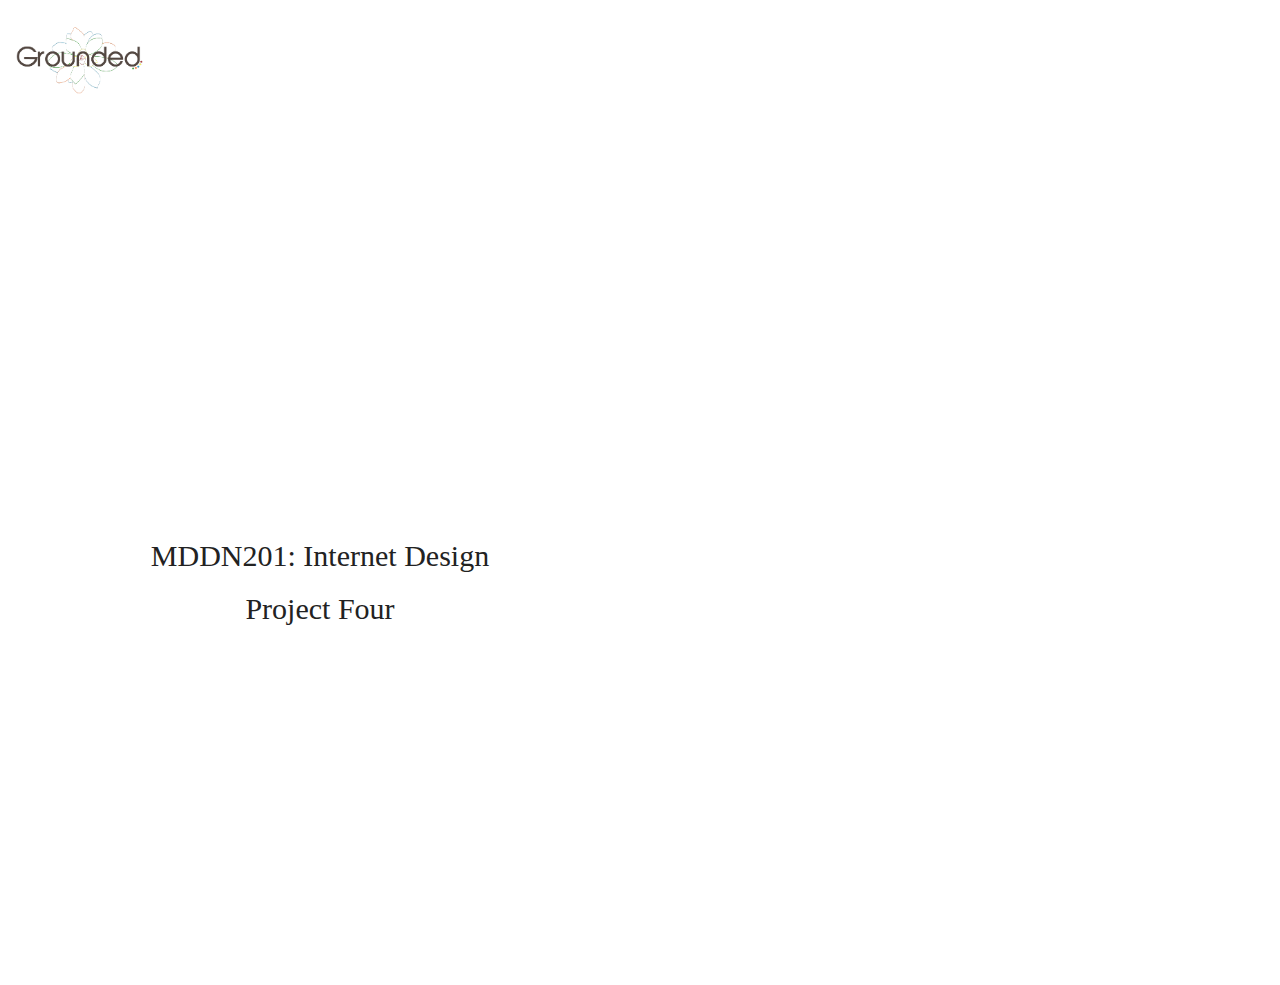
<file: index.html>
<!DOCTYPE html>
<html lang="en">
   <head>

      <title>Grounded</title>

      <link href="css/bootstrap.css" rel="stylesheet">
      <link href="css/style.css" rel="stylesheet">
   </head>

   <body>
      <nav class="navbar">
         <!-- <div class="col-md-12"> -->
            <div class="nav">
               <button class="btn-nav">
               <span class="icon-bar inverted top"></span>
               <span class="icon-bar inverted middle"></span>
               <span class="icon-bar inverted bottom"></span>
               </button>
            </div>
            <a class="navbar-brand" href="index.html">
            <img class="logo" src="img/logo.png" alt="logo">
            </a>

            <div class="nav-content hideNav hidden">
                  <li class="nav-item"><a class="item-anchor" href="index.html">Home</a></li>
                  <li class="nav-item"><a class="item-anchor" href="about.html">About Grounded</a></li>
                  <li class="nav-item"><a class="item-anchor" href="project2.html">Project Planning</a></li>
                  <li class="nav-item"><a class="item-anchor" href="project4.html">Final Project Process</a></li>

               </ul>
            </div>
         </div>
      </nav>

      <!-- Header -->
      <div class="span12">
         <div class="col-md-6 no-gutter text-center fill">
            <h2 class="vcenter">MDDN201: Internet Design</h2>
            <h2 class="vcenter">Project Four</h2>

         </div>
      </div>

      <!-- script -->
      <script src="js/jquery.js"></script>
      <script src="js/bootstrap.min.js"></script>
      <script src="js/menu-color.js"></script>
      <script src="js/modernizr.js"></script>
      <script src="js/script.js"></script>
   </body>
</html>
</file>
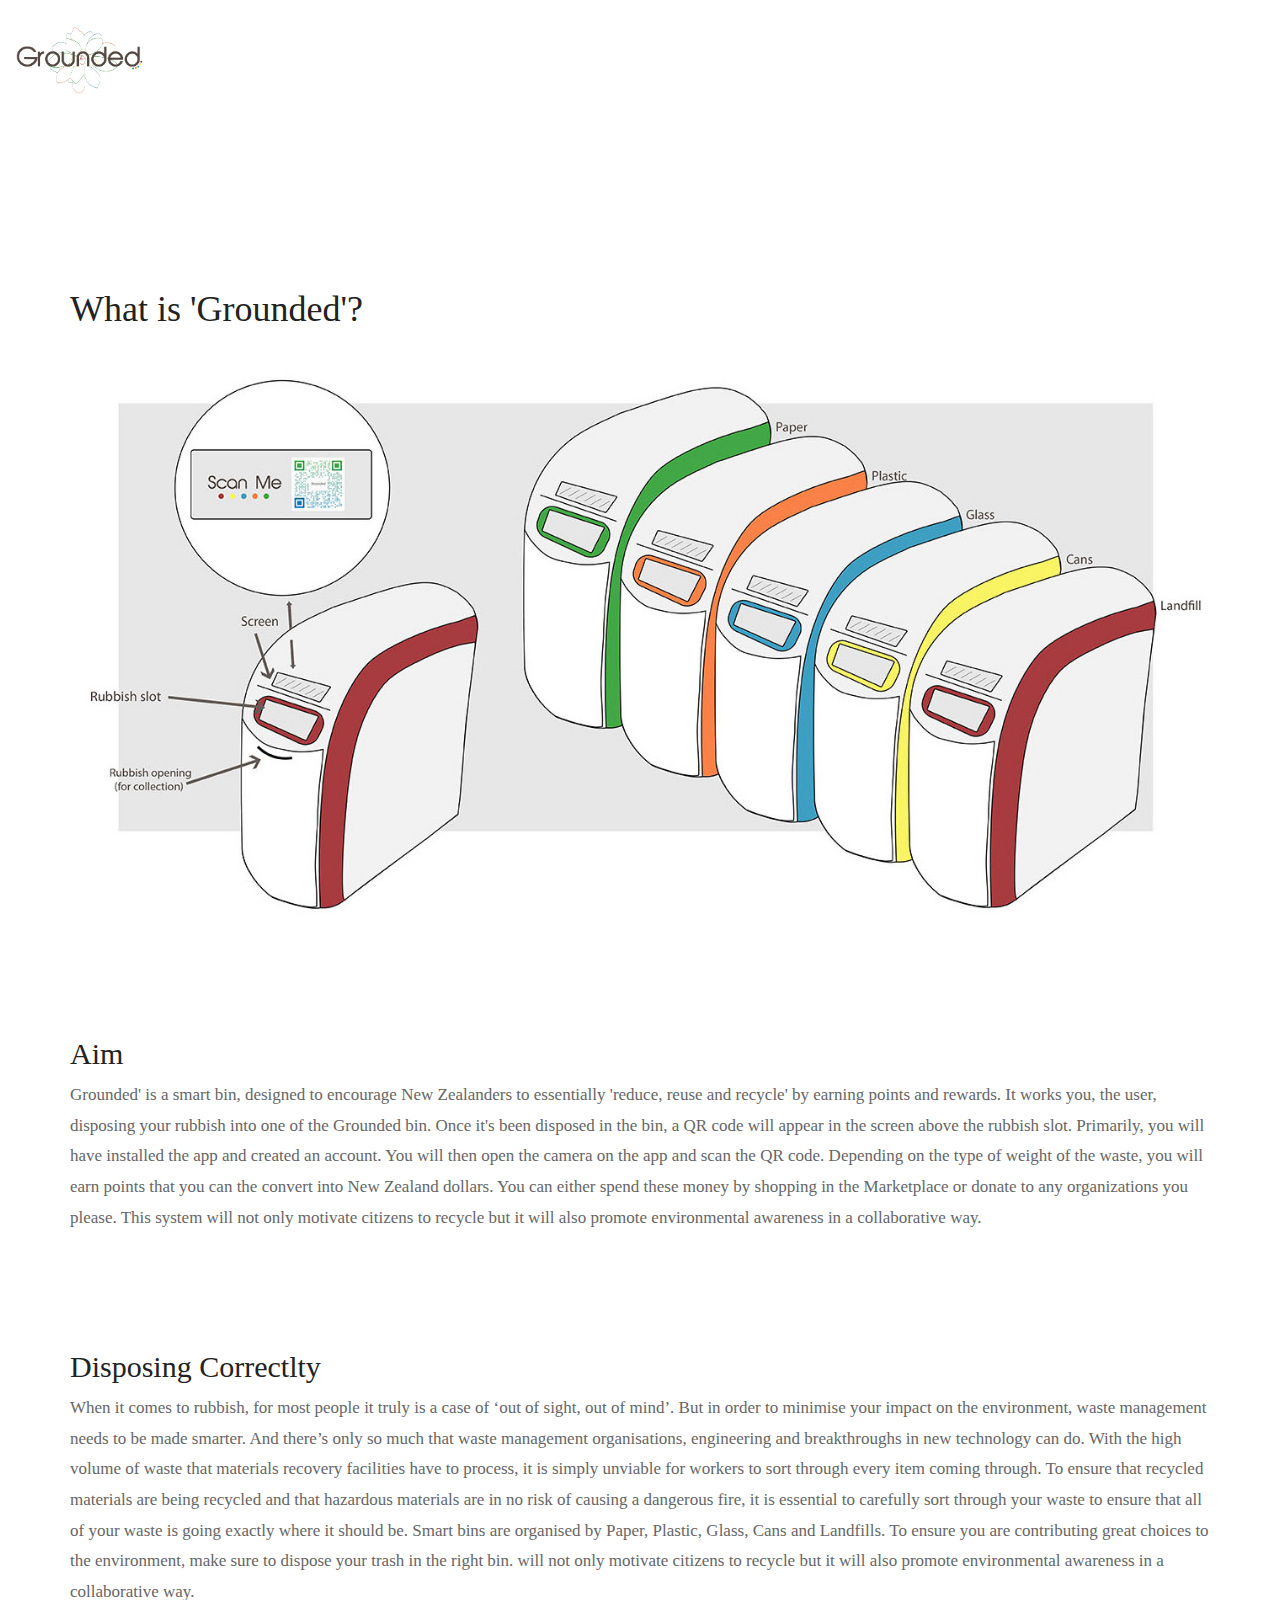
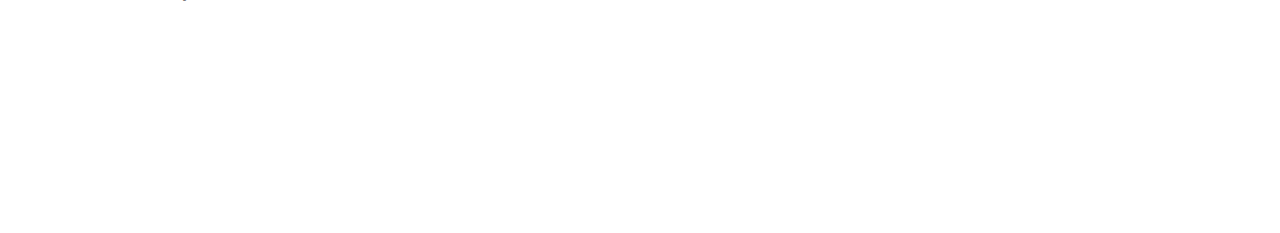
<file: about.html>
<!DOCTYPE html>
<html lang="en">
   <head>

     <link href="css/bootstrap.css" rel="stylesheet">
     <link href="css/style.css" rel="stylesheet">
  </head>

  <body>
     <nav class="navbar">
           <div class="nav">
              <button class="btn-nav">
              <span class="icon-bar inverted top"></span>
              <span class="icon-bar inverted middle"></span>
              <span class="icon-bar inverted bottom"></span>
              </button>
           </div>
           <a class="navbar-brand" href="index.html">
           <img class="logo" src="img/logo.png" alt="logo">
           </a>

           <div class="nav-content hideNav hidden">
             <li class="nav-item"><a class="item-anchor" href="index.html">Home</a></li>
             <li class="nav-item"><a class="item-anchor" href="about.html">About Grounded</a></li>
             <li class="nav-item"><a class="item-anchor" href="project2.html">Project Planning</a></li>
             <li class="nav-item"><a class="item-anchor" href="project4.html">Final Project Process</a></li>

              </ul>
           </div>
        </div>
     </nav>

      <section id="about">
         <div class="container">
            <div class="row">
               <div class="col-md-12">
                  <h1>
                     What is 'Grounded'?
                  </h1>
                  <br>
                  <img class="img-responsive margin-top-45" src="img/bin.jpg" alt="me">
               </div>
            </div>
            <br>
            <div class="writing">
                  <h2>Aim</h2>
               </div>
                  <p>
                    Grounded' is a smart bin, designed to encourage New Zealanders to essentially 'reduce, reuse and recycle' by earning points and rewards.

                    It works you, the user, disposing your rubbish into one of the Grounded bin. Once it's been disposed in the bin, a QR code will appear in the screen above the rubbish slot. Primarily, you will have installed the app and created an account. You will then open the camera on the app and scan the QR code.

                    Depending on the type of weight of the waste, you will earn points that you can the convert into New Zealand dollars. You can either spend these money by shopping in the Marketplace or donate to any organizations you please.

                    This system will not only motivate citizens to recycle but it will also promote environmental awareness in a collaborative way.                  </p>
                  <br>

                  <div class="writing">
                        <h2>Disposing Correctlty</h2>
                     </div>
                        <p>
                          When it comes to rubbish, for most people it truly is a case of ‘out of sight, out of mind’. But in order to minimise your impact on the environment, waste management needs to be made smarter. And there’s only so much that waste management organisations, engineering and breakthroughs in new technology can do.

With the high volume of waste that materials recovery facilities have to process, it is simply unviable for workers to sort through every item coming through. To ensure that recycled materials are being recycled and that hazardous materials are in no risk of causing a dangerous fire, it is essential to carefully sort through your waste to ensure that all of your waste is going exactly where it should be.

Smart bins are organised by Paper, Plastic, Glass, Cans and Landfills. To ensure you are contributing great choices to the environment, make sure to dispose your trash in the right bin.

 will not only motivate citizens to recycle but it will also promote environmental awareness in a collaborative way.                  </p>
                        <br>


               </div>

      </section>


      <!-- script -->
      <script src="js/jquery.js"></script>
      <script src="js/bootstrap.min.js"></script>
      <script src="js/modernizr.js"></script>
      <script src="js/script.js"></script>
   </body>
</html>
</file>
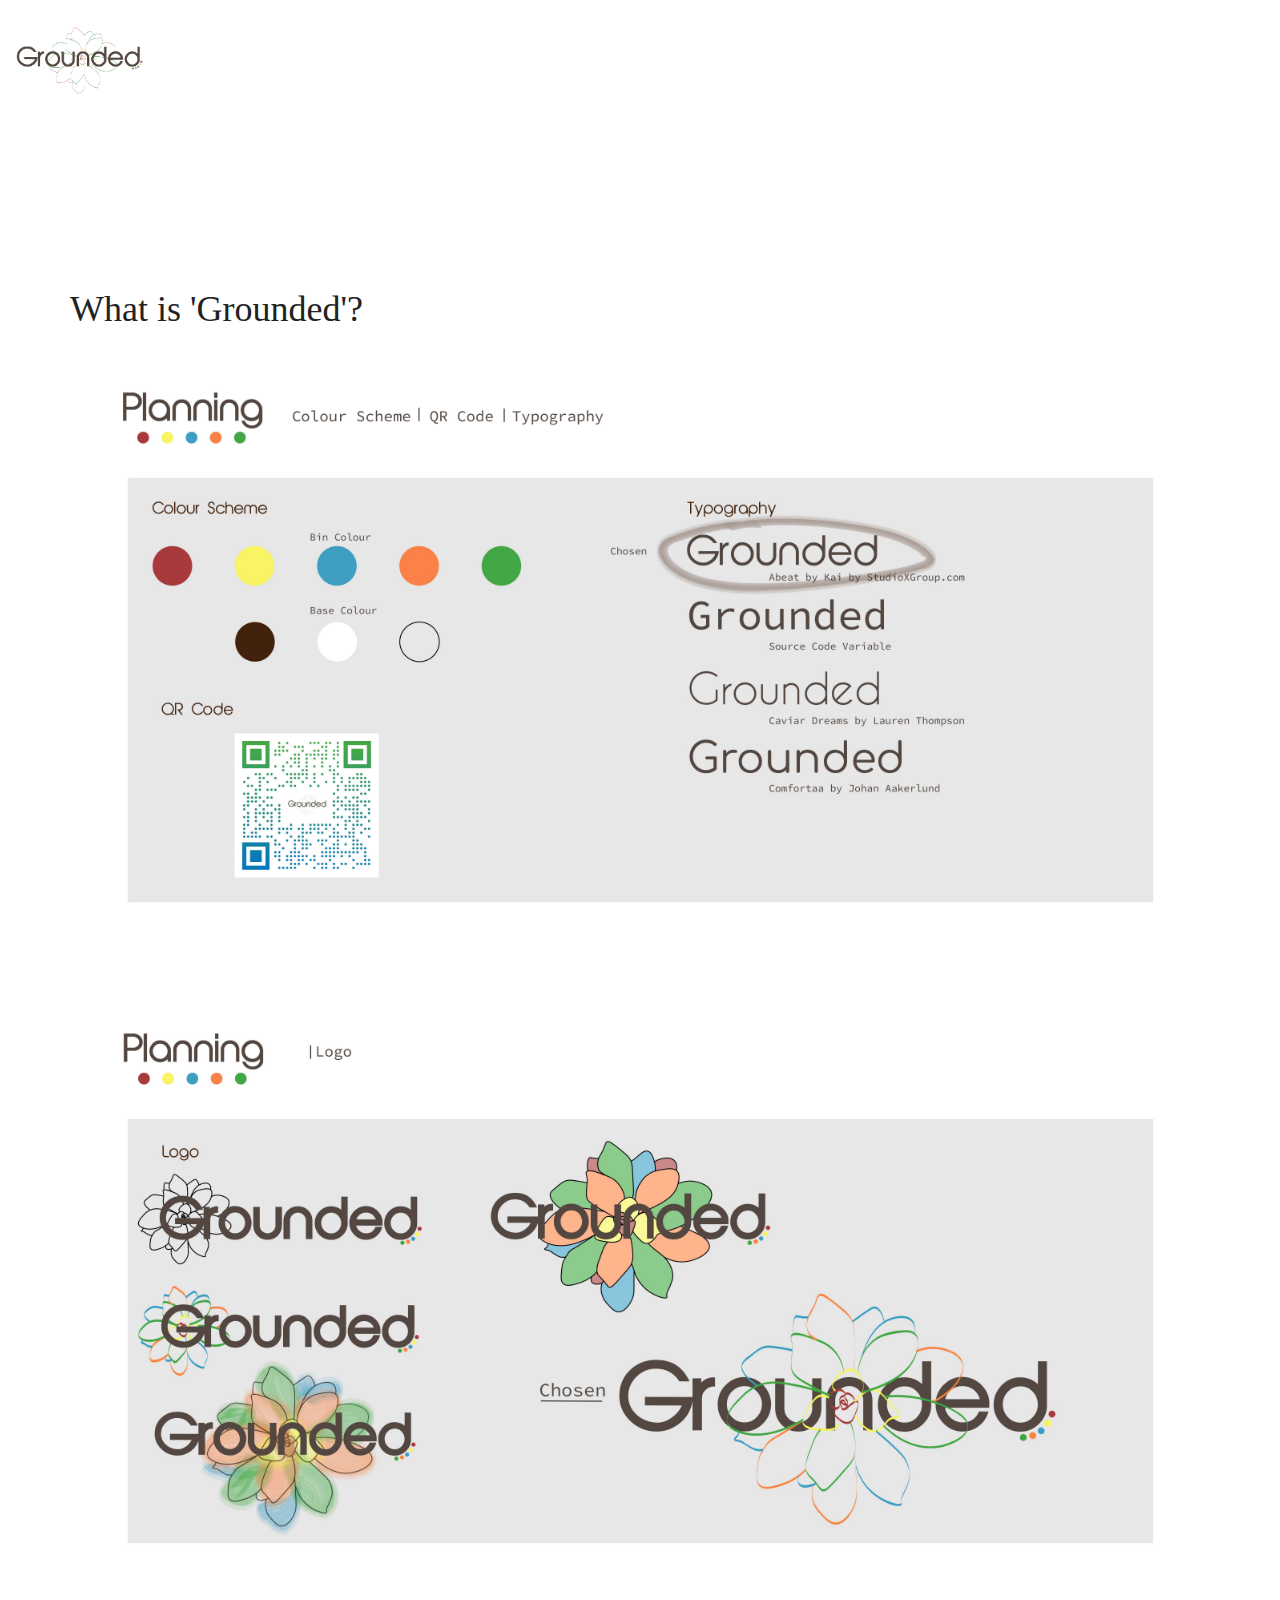
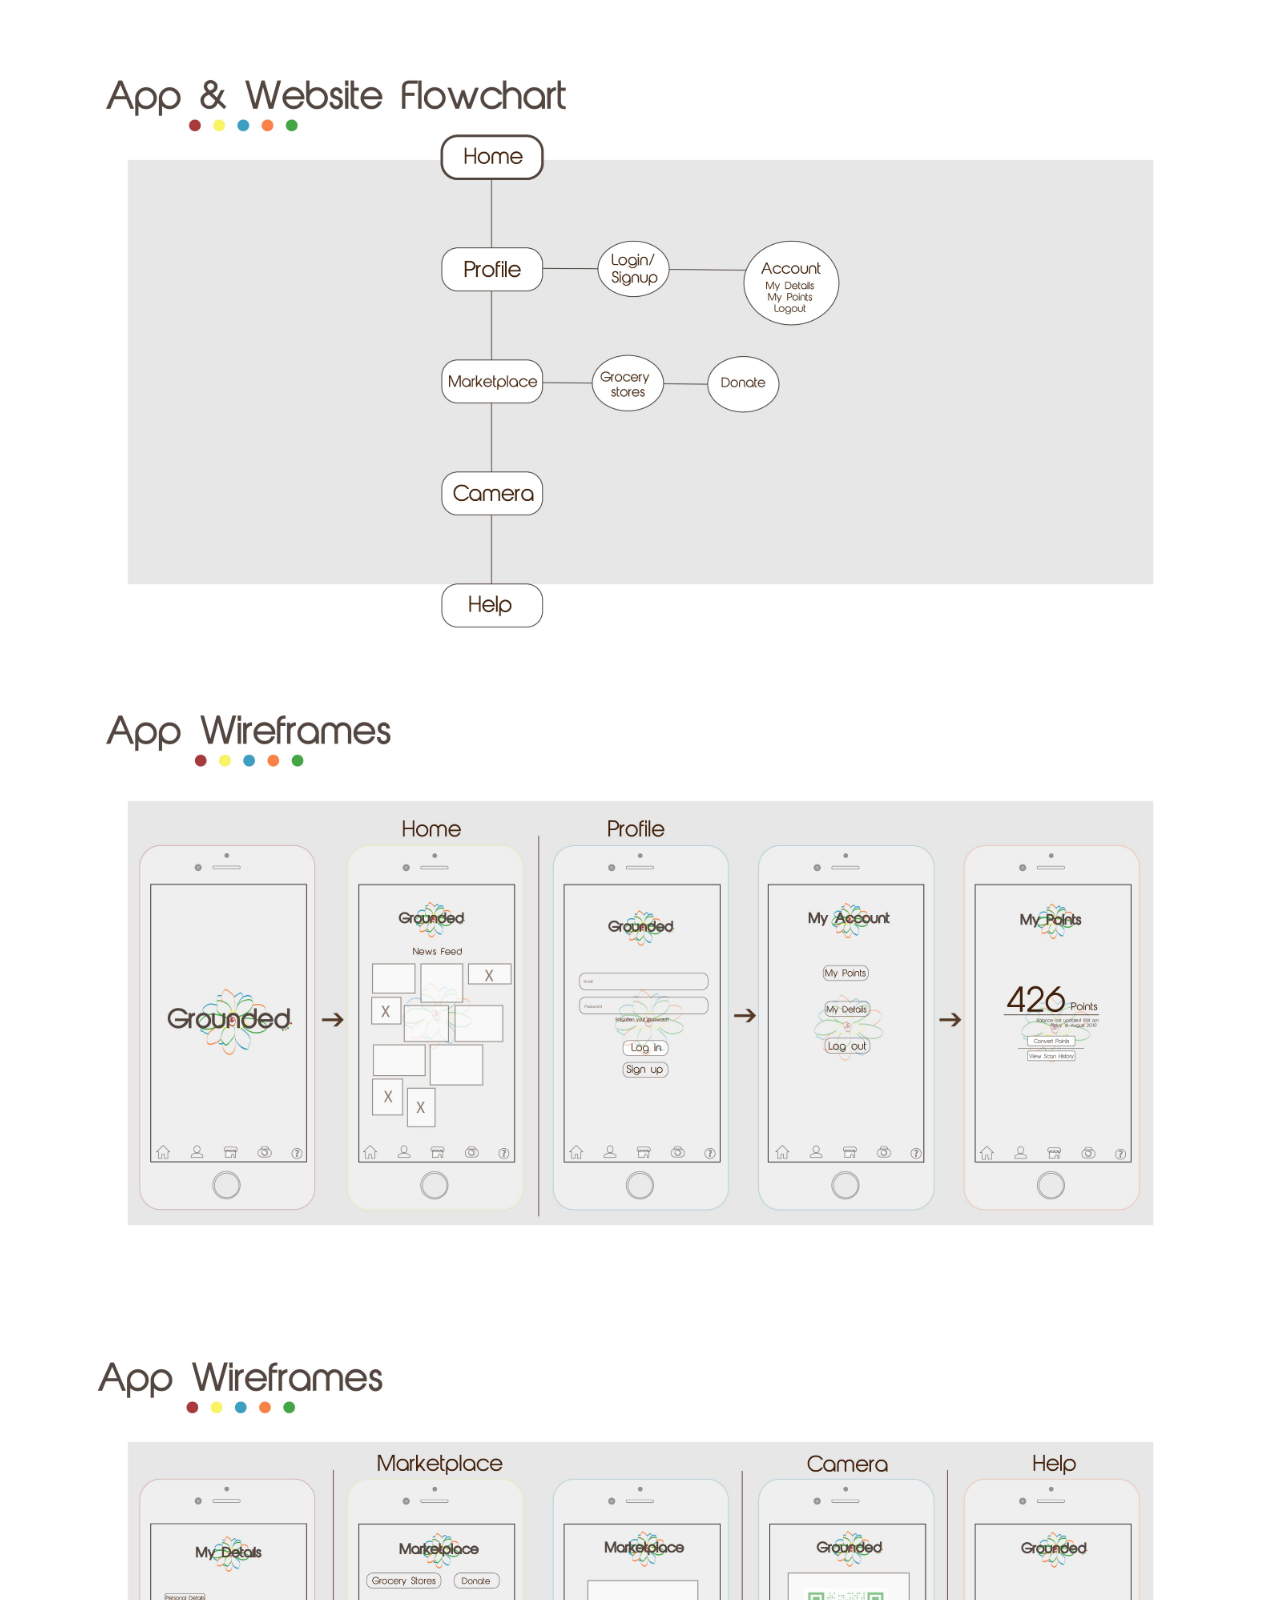
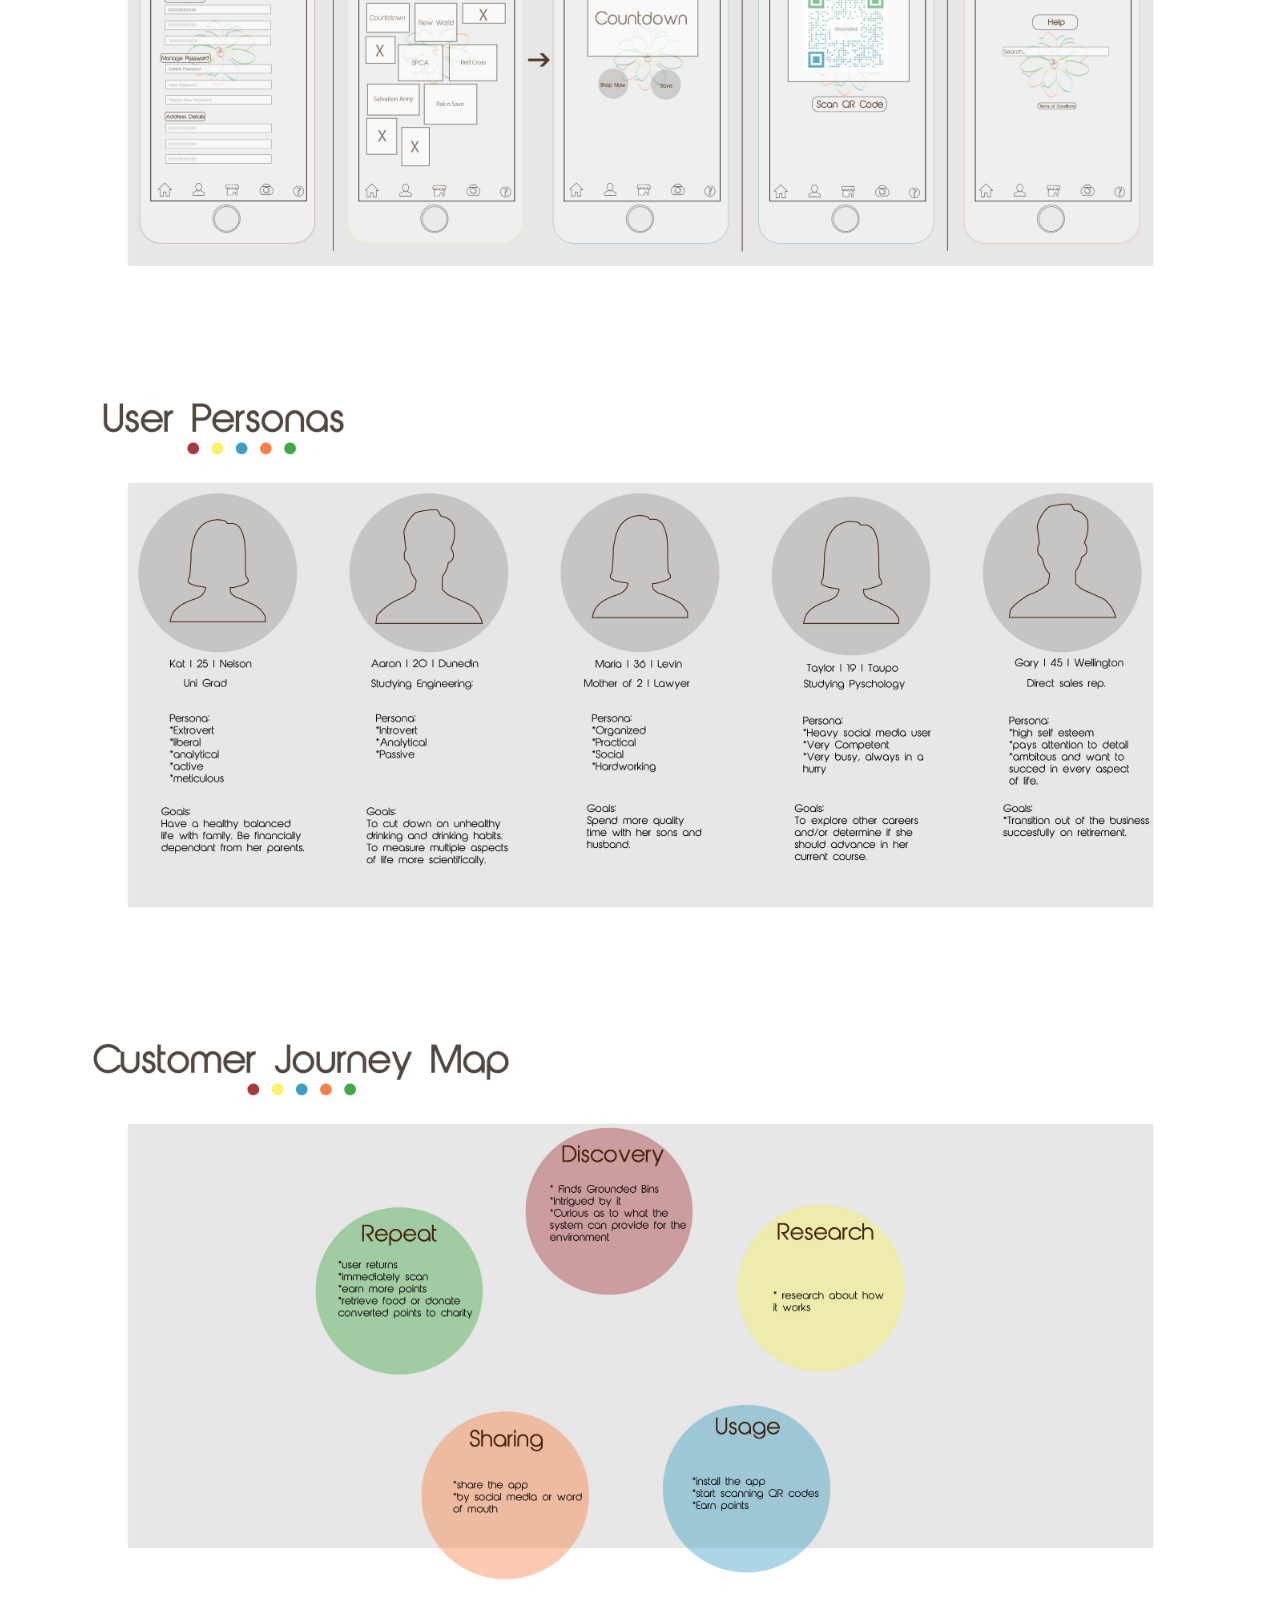
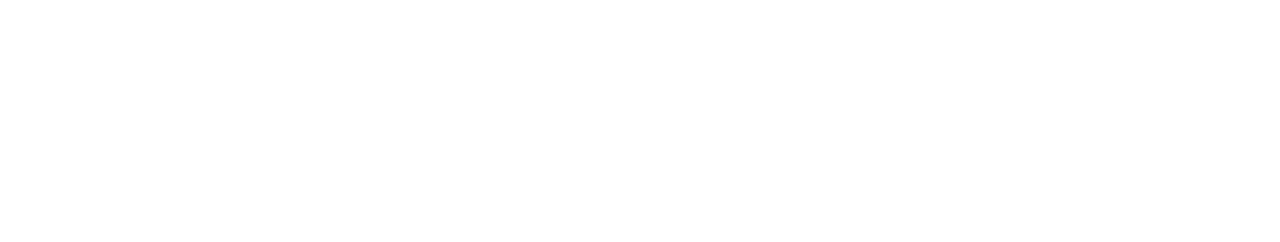
<file: project2.html>
<!DOCTYPE html>
<html lang="en">
   <head>
     <link href="css/bootstrap.css" rel="stylesheet">
     <link href="css/style.css" rel="stylesheet">
  </head>

  <body>
     <nav class="navbar">
        <!-- <div class="col-md-12"> -->
           <div class="nav">
              <button class="btn-nav">
              <span class="icon-bar inverted top"></span>
              <span class="icon-bar inverted middle"></span>
              <span class="icon-bar inverted bottom"></span>
              </button>
           </div>
           <a class="navbar-brand" href="index.html">
           <img class="logo" src="img/logo.png" alt="logo">
           </a>

           <div class="nav-content hideNav hidden">
             <li class="nav-item"><a class="item-anchor" href="index.html">Home</a></li>
             <li class="nav-item"><a class="item-anchor" href="about.html">About Grounded</a></li>
             <li class="nav-item"><a class="item-anchor" href="project2.html">Project Planning</a></li>
             <li class="nav-item"><a class="item-anchor" href="project4.html">Final Project Process</a></li>

              </ul>
           </div>
        </div>
     </nav>
     <section id="about">
        <div class="container">
           <div class="row">
              <div class="col-md-12">
                 <h1>
                    What is 'Grounded'?
                 </h1>
                 <br>
                 <img class="img-responsive margin-top-45" src="img/planning.jpg" alt="me">
                  <img class="img-responsive margin-top-45" src="img/logo.jpg" alt="me">
                   <img class="img-responsive margin-top-45" src="img/flowchart.jpg" alt="me">
                    <img class="img-responsive margin-top-45" src="img/wireframe_1.jpg" alt="me">
                    <img class="img-responsive margin-top-45" src="img/wireframe_2.jpg" alt="me">
                    <img class="img-responsive margin-top-45" src="img/persona.jpg" alt="me">
                    <img class="img-responsive margin-top-45" src="img/map.jpg" alt="me">



              </div>
           </div>
              </div>

     </section>


      <!-- script -->
      <script src="js/jquery.js"></script>
      <script src="js/bootstrap.min.js"></script>
      <script src="js/modernizr.js"></script>
      <script src="js/script.js"></script>
   </body>
</html>
</file>
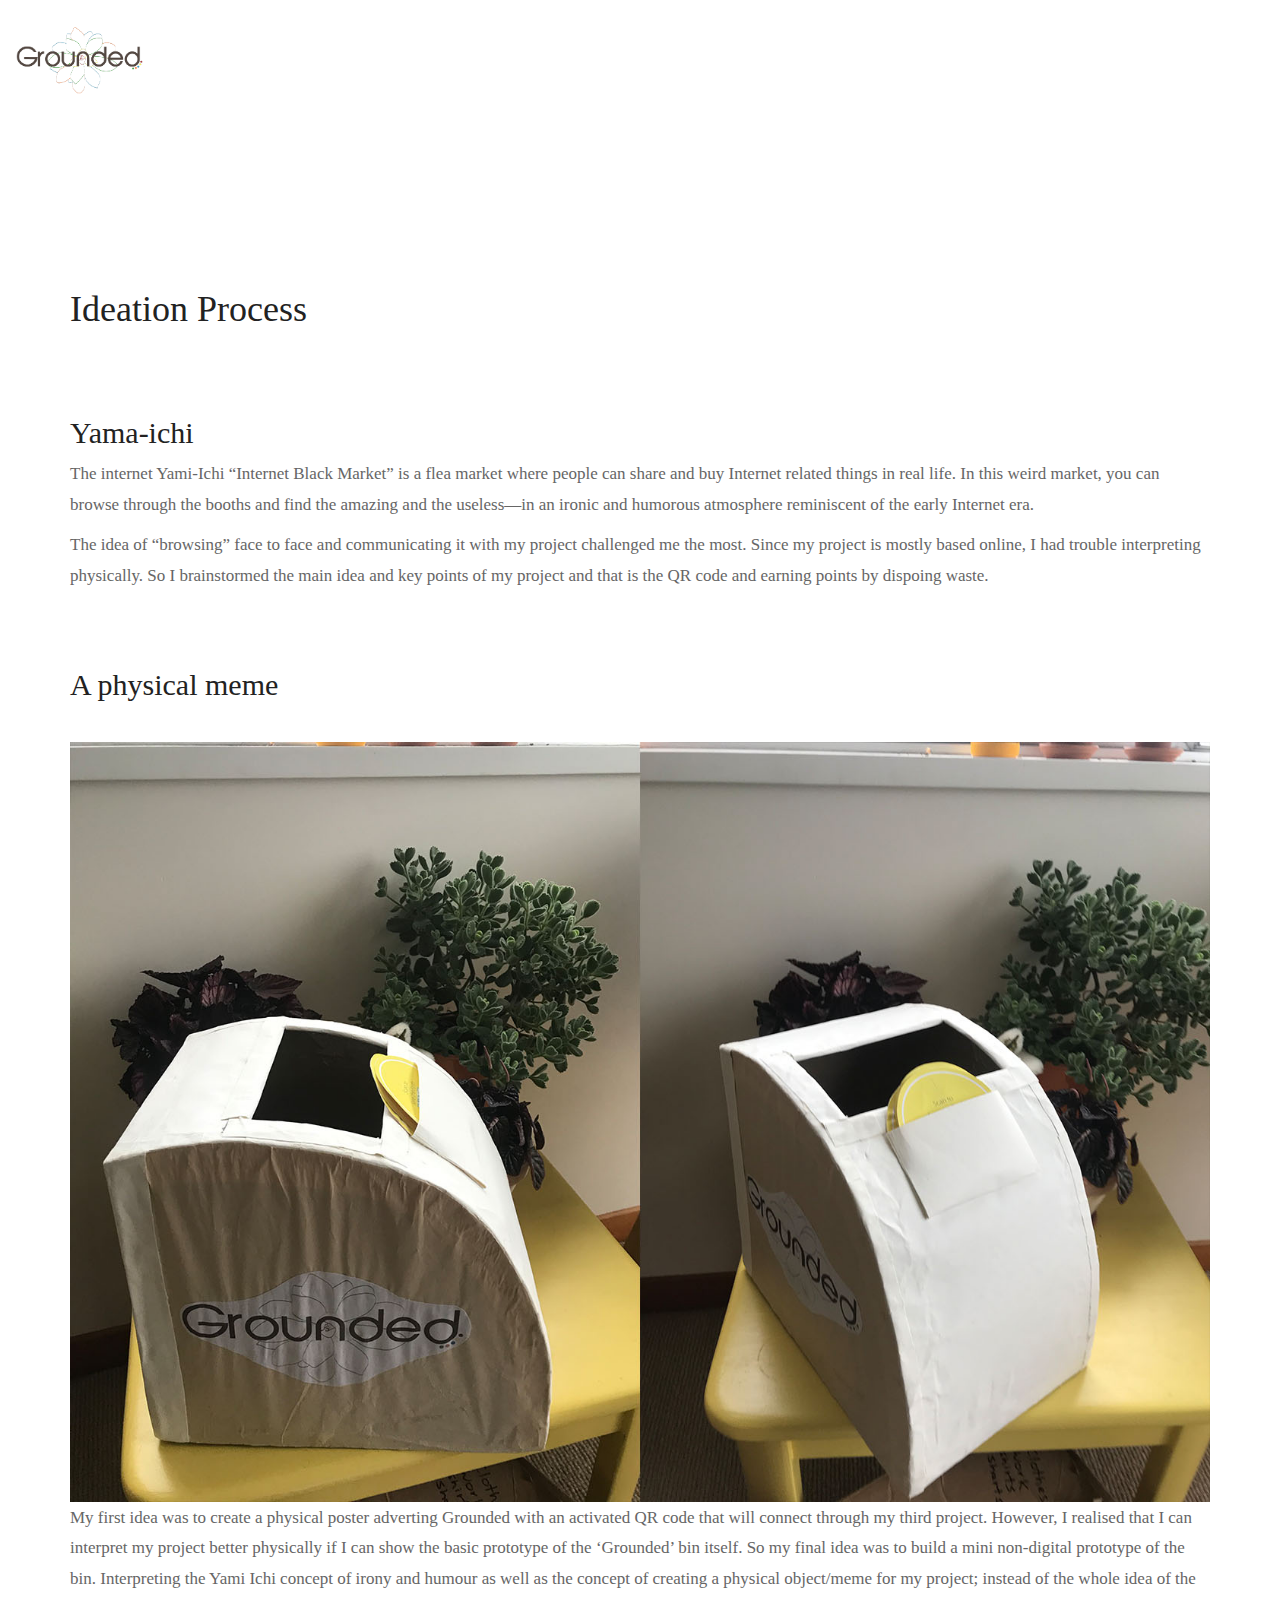
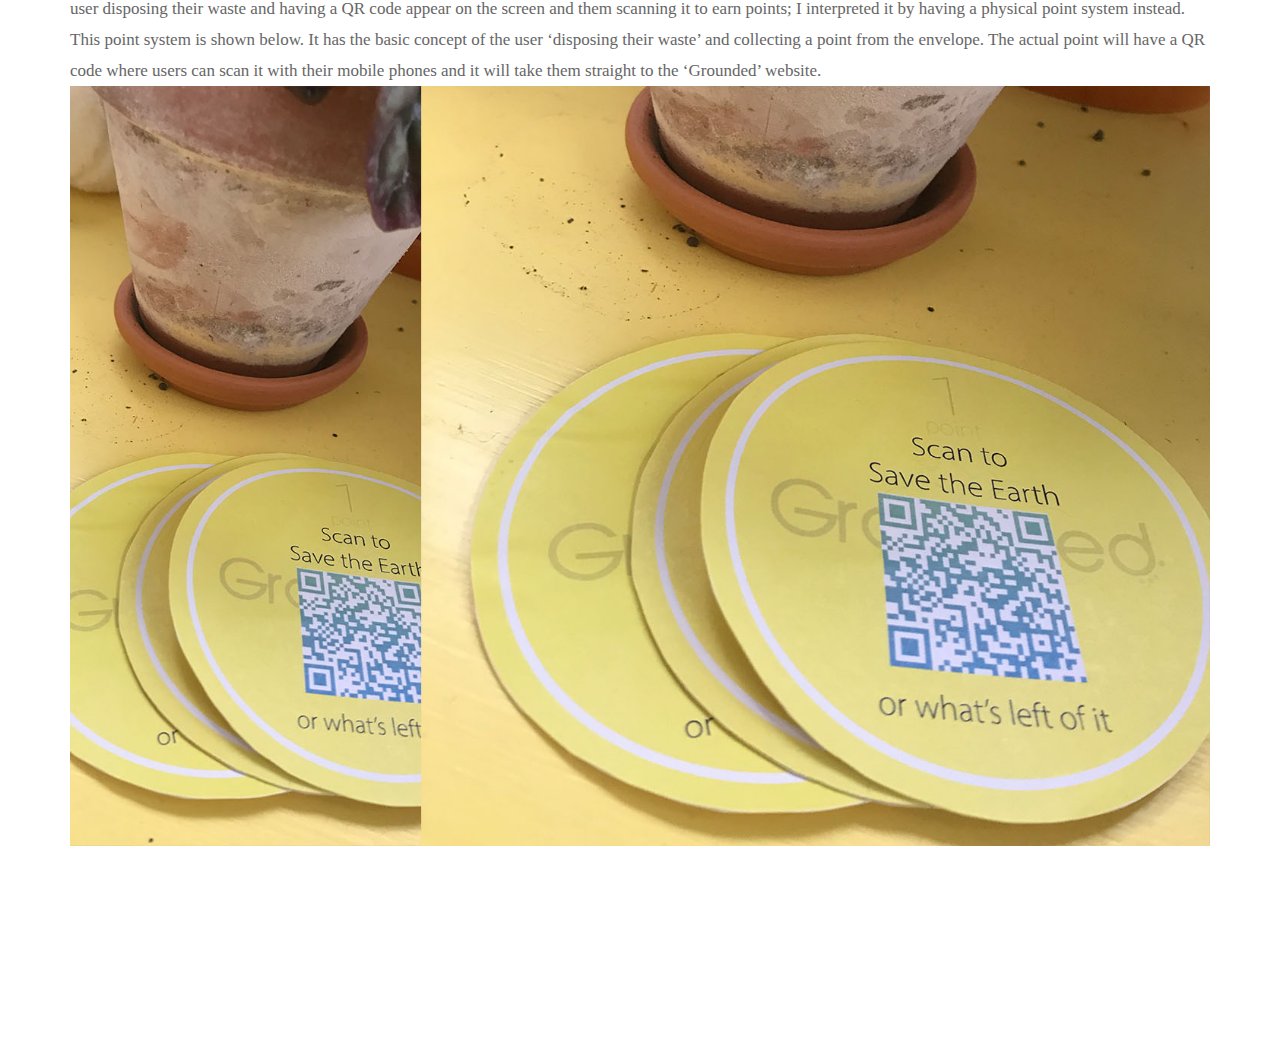
<file: project4.html>
<!DOCTYPE html>
<html lang="en">
   <head>
     <link href="css/bootstrap.css" rel="stylesheet">
     <link href="css/style.css" rel="stylesheet">
  </head>

  <body>
     <nav class="navbar">
        <!-- <div class="col-md-12"> -->
           <div class="nav">
              <button class="btn-nav">
              <span class="icon-bar inverted top"></span>
              <span class="icon-bar inverted middle"></span>
              <span class="icon-bar inverted bottom"></span>
              </button>
           </div>
           <a class="navbar-brand" href="index.html">
           <img class="logo" src="img/logo.png" alt="logo">
           </a>

           <div class="nav-content hideNav hidden">
             <li class="nav-item"><a class="item-anchor" href="index.html">Home</a></li>
             <li class="nav-item"><a class="item-anchor" href="about.html">About Grounded</a></li>
             <li class="nav-item"><a class="item-anchor" href="project2.html">Project Planning</a></li>
             <li class="nav-item"><a class="item-anchor" href="project4.html">Final Project Process</a></li>

              </ul>
           </div>
        </div>
     </nav>
     <section id="about">
        <div class="container">
           <div class="row">
              <div class="col-md-12">
                 <h1>
                    Ideation Process
                 </h1>
              </div>
           </div>
           <div class="writing">
                 <h2>Yama-ichi </h2>
              </div>
                 <p>
                   The internet Yami-Ichi “Internet Black Market” is a flea market where people can share and buy Internet related things in real life. In this weird market, you can browse through the booths and find the amazing and the useless—in an ironic and humorous atmosphere reminiscent of the early Internet era.
                 <br>
                 <p>
                   The idea of “browsing” face to face and communicating it with my project challenged me the most. Since my project is mostly based online, I had trouble interpreting physically. So I brainstormed the main idea and key points of my project and that is the QR code and earning points by dispoing waste.
                 <br>

                 <div class="writing">
                       <h2>A physical meme</h2>
                       <br>
                       <img class="img-responsive margin-top-45" src="img/bin2.jpg" alt="me">
                    </div>
                    <p>
                      My first idea was to create a physical poster adverting Grounded with an activated QR code that will connect through my third project. However, I realised that I can interpret my project better physically if I can show the basic prototype of the ‘Grounded’ bin itself.
                      So my final idea was to build a mini non-digital prototype of the bin. Interpreting the Yami Ichi concept of irony and humour as well as the concept of creating a physical object/meme for my project; instead of the whole idea of the user disposing their waste and having a QR code appear on the screen and them scanning it to earn points; I interpreted it by having a physical point system instead. This point system is shown below. It has the basic concept of the user ‘disposing their waste’ and collecting a point from the envelope. The actual point will have a QR code where users can scan it with their mobile phones and it will take them straight to the ‘Grounded’ website.
                    <br>
                         <img class="img-responsive margin-top-45" src="img/point.jpg" alt="me">



              </div>

     </section>


      <!-- script -->
      <script src="js/jquery.js"></script>
      <script src="js/bootstrap.min.js"></script>
      <script src="js/modernizr.js"></script>
      <script src="js/script.js"></script>
   </body>
</html>
</file>
<file: css/style.css>
/*---------- Global Style ----------*/

body {
    color: #222;
    font-family: 'Fauna One', serif;
    font-size: 17px;
    line-height: 1.8!important;
}
html {
    overflow-x: hidden;
}

p {
    font-family: 'Fauna One', serif;
    font-weight: 300;
    margin-top: 1px;
}
p,
ul,
li {
    color: #666;
}
section {
    padding-top: 185px;
    padding-bottom: 185px;
}
.no-gutter {
    padding-right: 0;
    padding-left: 0;
}
a,
a:link {
    color: #666;
}
a:hover,
a:focus,
a:visited {
    color: #666;
    text-decoration: none;
}

/* simple is beautiful */
.vcenter {
    position: relative;
    top: 50%;
    transform: translateY(-50%);
    transform: translateY(-50%);
    transform: translateY(-50%);
}
.fill {
    height: 100vh;
}

.writing {
    margin-top: 4.5em;
}

/*---------- Navbar ----------*/

.nav {
    position: relative;
    width: auto;
    display: inline-block;
    border: none;
    float: right;
    z-index: 99999;
}
.navbar-fixed-top {
    padding-top: 10px;
}
.navbar-brand {
    padding-top: 25px;
}
.navbar-brand > img {
    max-width: 127px;
    z-index: 9999;
}
@media (max-width: 768px) {
    .navbar-brand {
        padding-left: 0px;
    }
}
.navbar-default {
    background-color: transparent;
    border-color: transparent;
}
.navbar-default.color-fill {
    background-color: #fff;
    border-color: transparent;
}
.btn-nav {
    background: transparent;
    border: none;
    padding: 15px;
  transition: all .5s ease;
    transition: all .5s ease;
    transition: all .5s ease;
    transition: all .5s ease;
    transition: all .5s ease;
    cursor: pointer;
    z-index: 99999;
}
@media (max-width: 768px) {
    .btn-nav {
        padding: 15px 0;
    }
}
.btn-nav:focus {
    outline: 0;
}
.icon-bar {
    display: block;
    margin: 6px 0;
    width: 30px;
    height: 3px;
    background-color: #222;
}
.icon-bar.inverted {
    background-color: #fff;
}
@media (max-width: 992px) {
    .icon-bar.inverted {
        background-color: #222;
    }
}
.opaque {
    background-color: #fff!important;
}
.btn-nav:hover .icon-bar {
    transition: all 1s ease;
    transition: all 1s ease;
  transition: all 1s ease;
  transition: all 1s ease;
    transition: all 1s ease;
    background-color: #555;
}
.nav-content {
    position: fixed;
    top: -100%;
    bottom: 0;
    left: 0;
    right: 0;
    background-color: rgba(255, 255, 255, 1);
    display: block;
    height: 100%;
    z-index: 9;
}
.nav-list {
    list-style: none;
    padding: 0;
    position: relative;
}
.item-anchor {
    color: #fff;
    font-size: 30px;
    font-weight: 100;
    position: relative;
    text-decoration: none;
    padding: 10px;
}
.item-anchor:hover,
.item-anchor:focus {
    color: #ffffff;
  transition: all 1s ease;
    transition: all 1s ease;
    transition: all 1s ease;
    transition: all 1s ease;
    transition: all 1s ease;
}

.nav-item {
    font-family: 'Open Sans', sans-serif;
    margin: 10px auto;
    text-align: center;
    color: #222;
}
.nav-item a:link,
.nav-item a:hover,
.nav-item a:focus {
    color: #222;
}
.nav-item a:hover,
.nav-item a:focus {
    border-bottom: 2px solid #222;
}
.animated {
    display: block;
    margin: 0 auto;
}
.animated:hover .icon-bar,
.animated:focus .icon-bar {
    background-color: #fff;
}
.animated:focus {
    cursor: pointer;
    z-index: 9999;
}
.middle {
    margin: 0 auto;
}
.icon-bar {
  transition: all .7s ease;
transition: all .7s ease;
transition: all .7s ease;
  transition: all .7s ease;
    transition: all .7s ease;
    z-index: 999999;
}
.animated .icon-bar {
    z-index: 999999;
    background-color: #222!important;
}


@keyframes showNav {
    from {
        top: -100%;
    }
    to {
        top: 0;
    }
}
@-webkit-keyframes showNav {
    from {
        top: -100%;
    }
    to {
        top: 0;
    }
}
@-moz-keyframes showNav {
    from {
        top: -100%;
    }
    to {
        top: 0;
    }
}
@-o-keyframes showNav {
    from {
        top: -100%;
    }
    to {
        top: 0;
    }
}
.showNav {
animation: showNav 1s ease forwards;
animation: showNav 1s ease forwards;
animation: showNav 1s ease forwards;
}
@keyframes hideNav {
    from {
        top: 0;
    }
    to {
        top: -100%;
    }
}
@-webkit-keyframes hideNav {
    from {
        top: 0;
    }
    to {
        top: -100%;
    }
}
@-moz-keyframes hideNav {
    from {
        top: 0;
    }
    to {
        top: -100%;
    }
}
@-o-keyframes hideNav {
    from {
        top: 0;
    }
    to {
        top: -100%;
    }
}
.hideNav {
  animation: hideNav 1s ease forwards;
  animation: hideNav 1s ease forwards;
  animation: hideNav 1s ease forwards;
}
.hidden {
    display: none;
}
</file>
